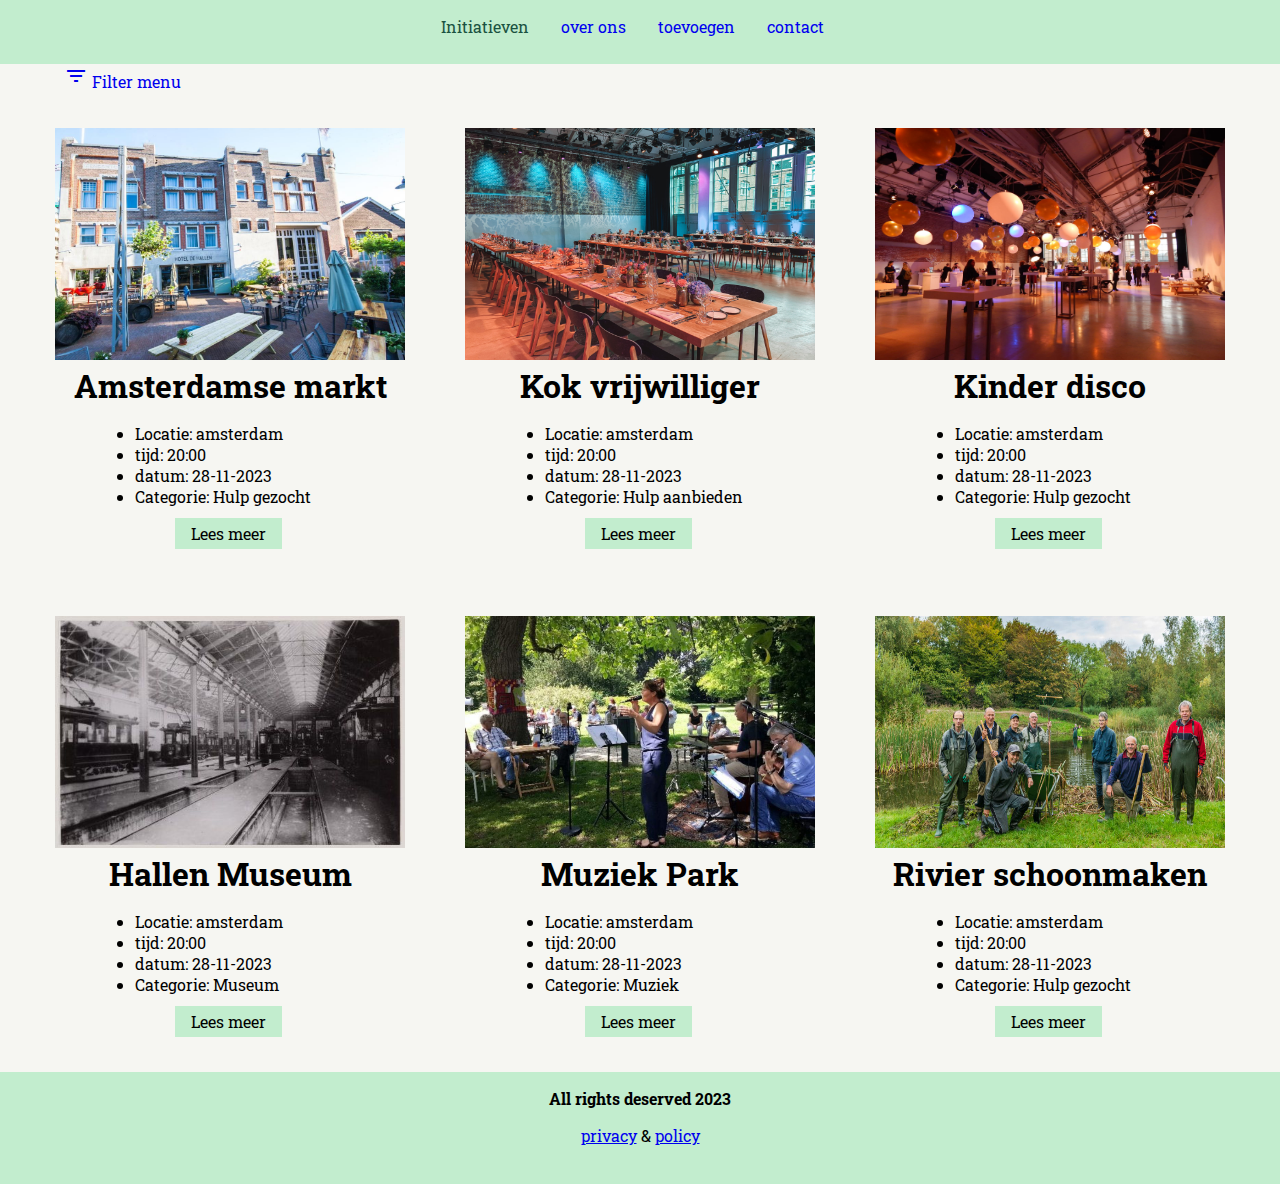
<file: index.html>
<!DOCTYPE html>
<html lang="en">
<head>
    <meta charset="UTF-8">
    <meta name="viewport" content="width=device-width, initial-scale=1.0">
    <title>Eventplaats</title>
    <link rel="stylesheet" href="./styles/styles.css">
    <link rel="preconnect" href="https://fonts.googleapis.com">
    <link rel="preconnect" href="https://fonts.gstatic.com" crossorigin>
    <link href="https://fonts.googleapis.com/css2?family=Gabarito&family=Roboto+Slab:wght@300&family=Roboto:wght@300&display=swap" rel="stylesheet">
    <link href="https://fonts.googleapis.com/css2?family=Gabarito&family=Roboto+Slab:wght@300&family=Roboto:wght@300&display=swap" rel="stylesheet">
    <link rel="stylesheet" href="https://fonts.googleapis.com/css2?family=Material+Symbols+Outlined:opsz,wght,FILL,GRAD@20..48,100..700,0..1,-50..200" />
    <script src="./scripts/sidemenu.js" defer></script>
</head>
<body id="grid">
    <header>
        <div class="menu">
            <ul class="navmenu">
                <a href="" class="menu-item current">Initiatieven</a>
                <a href="moreabt.html" class="menu-item">over ons</a>
                <a href="add.html" class="menu-item">toevoegen</a>
                <a href="contact.html" class="menu-item">contact</a>
            </ul>
        </div>
    </header>
    <div class="subMenu">
        <a id="openMenu" href="#"><span class="material-symbols-outlined">
            filter_list 
            </span> Filter menu</a> 
    </div>
    <nav>
        <section class="filterMenu">
            <div id="sideMenu" class="sideMenu">
                <a class="closebtn material-symbols-outlined" id="closeMenu">close</a>
                <form>
                    <label><h3>Filters:</h3></label>
                    <p>Events(): <span><input type="checkbox" name="events" ></span></p>
                    <p>hulp gezocht(): <span><input type="checkbox" name="hulp-gezocht" ></span></p>
                    <p>hulp aanbieder(): <span><input type="checkbox" name="hulp-aanbieden" ></span></p>
                    <p>muziek(): <span><input type="checkbox" name="muziek" ></span></p>
                    <p>museum(): <span><input type="checkbox" name="museum" ></span></p>
                </form>
            </div>
        </section>
    </nav>
    <main class="flex-main">
        <article>
            <a href="view.html" class="imglink"><img class="images" src="./assets/de-hallen-buiten.jpg" alt="plaatje van test test test"></a>
            <div class="tekst"><h2>Amsterdamse markt</h2> <blockquote><ul><li>Locatie: amsterdam</li><li>tijd: 20:00</li><li>datum: 28-11-2023</li><li>Categorie: Hulp gezocht </li>
            </ul><a href="view.html" class="articleButton" name="articleButton">Lees meer</a></blockquote></div>
        </article>
        <article>
            <a href="view.html" class="imglink"><img class="images" src="./assets/eetzaal.jpg" alt="plaatje van test test test"></a>
            <div class="tekst"><h2>Kok vrijwilliger</h2> <blockquote><ul><li>Locatie: amsterdam</li><li>tijd: 20:00</li><li>datum: 28-11-2023</li><li>Categorie: Hulp aanbieden </li>
            </ul><a href="view.html" class="articleButton" name="articleButton">Lees meer</a></blockquote></div>
        </article>
        <article>
            <a href="view.html" class="imglink"><img class="images" src="./assets/hallen-studio.jpg" alt="plaatje van test test test"></a>
            <div class="tekst"><h2>Kinder disco</h2> <blockquote><ul><li>Locatie: amsterdam</li><li>tijd: 20:00</li><li>datum: 28-11-2023</li><li>Categorie: Hulp gezocht </li>
            </ul><a href="view.html" class="articleButton" name="articleButton">Lees meer</a></blockquote></div>
        </article>
        <article>
            <a href="view.html" class="imglink"><img class="images" src="./assets/old.jpg" alt="plaatje van test test test"></a>
            <div class="tekst"><h2>Hallen Museum</h2> <blockquote><ul><li>Locatie: amsterdam</li><li>tijd: 20:00</li><li>datum: 28-11-2023</li><li>Categorie: Museum </li>
            </ul><a href="view.html" class="articleButton" name="articleButton">Lees meer</a></blockquote></div>
        </article>
        <article>
            <a href="view.html" class="imglink"><img class="images" src="./assets/muziek-evenement.jpg" alt="plaatje van test test test"></a>
            <div class="tekst"> <h2>Muziek Park</h2> <blockquote><ul><li>Locatie: amsterdam</li><li>tijd: 20:00</li><li>datum: 28-11-2023</li><li>Categorie: Muziek </li>
            </ul><a href="view.html" class="articleButton" name="articleButton">Lees meer</a></blockquote></div>
        </article>
        <article>
            <a href="view.html" class="imglink"><img class="images" src="./assets/buiten.jpg" alt="plaatje van test test test"></a>
            <div class="tekst"><h2>Rivier schoonmaken</h2> <blockquote><ul><li>Locatie: amsterdam</li><li>tijd: 20:00</li><li>datum: 28-11-2023</li><li>Categorie: Hulp gezocht </li>
            </ul><a href="view.html" class="articleButton" name="articleButton">Lees meer</a></blockquote></div>
        </article>
        
        
    </main>
    <footer>
        <div class="footer-container">
            <p class="bold">All rights deserved 2023</p>
            <p><a href="#">privacy</a> & <a href="#">policy</a></p>
        </div>
    </footer>
</body>
</html>
</file>
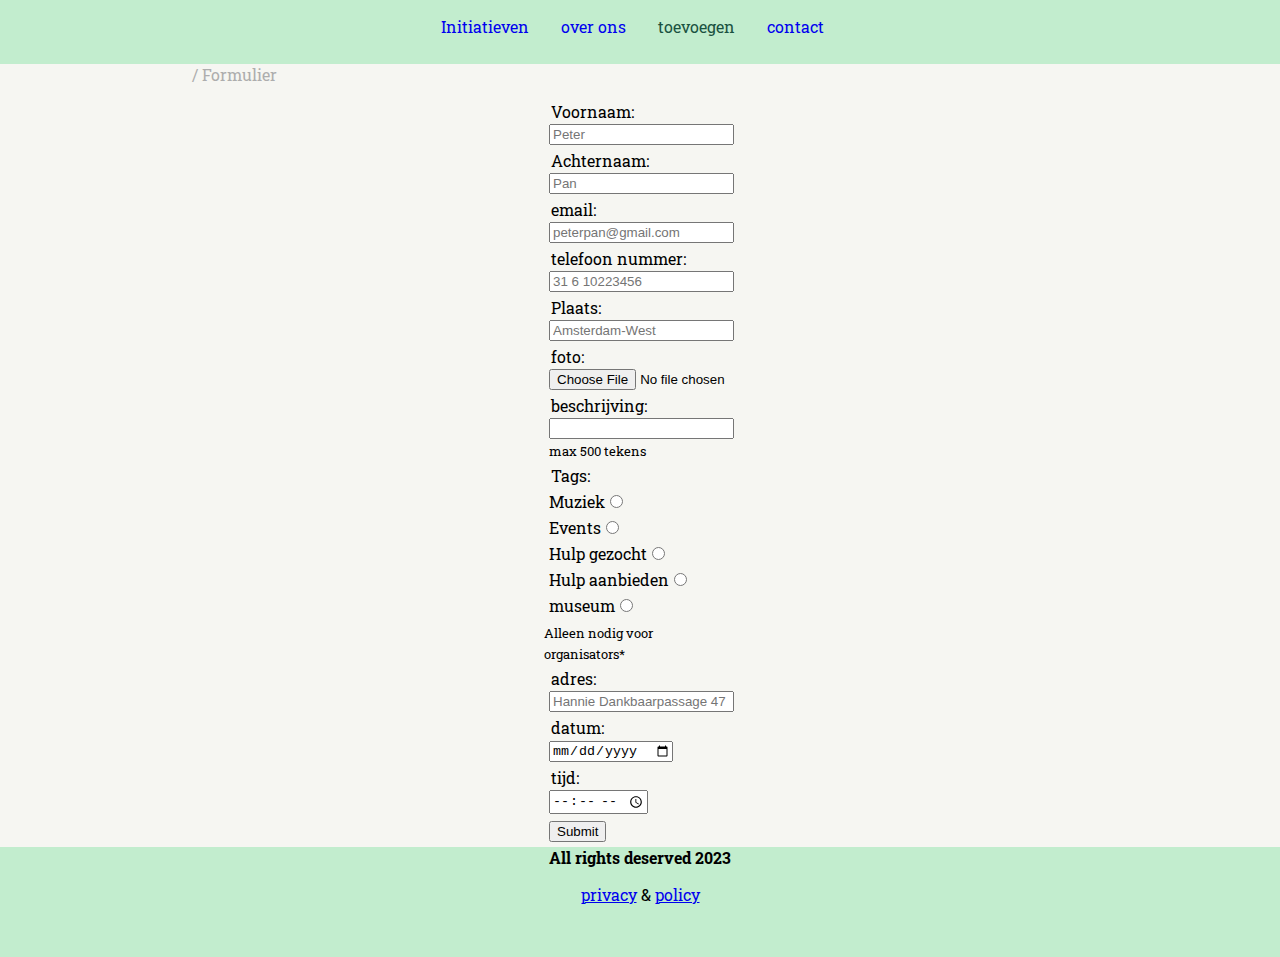
<file: add.html>
<!DOCTYPE html>
<html lang="en">
<head>
    <meta charset="UTF-8">
    <meta name="viewport" content="width=device-width, initial-scale=1.0">
    <title>Eventplaats</title>
    <link rel="stylesheet" href="./styles/styles.css">
    <link rel="preconnect" href="https://fonts.googleapis.com">
    <link rel="preconnect" href="https://fonts.gstatic.com" crossorigin>
    <link href="https://fonts.googleapis.com/css2?family=Gabarito&family=Roboto+Slab:wght@300&family=Roboto:wght@300&display=swap" rel="stylesheet">
    <link href="https://fonts.googleapis.com/css2?family=Gabarito&family=Roboto+Slab:wght@300&family=Roboto:wght@300&display=swap" rel="stylesheet">
    <link rel="stylesheet" href="https://fonts.googleapis.com/css2?family=Material+Symbols+Outlined:opsz,wght,FILL,GRAD@20..48,100..700,0..1,-50..200" />
    <script src="./scripts/js.js" defer></script>
</head>
<body id="grid">
    <header>
        <div class="menu">
            <ul class="navmenu">
                <a href="index.html" class="menu-item">Initiatieven</a>
                <a href="moreabt.html" class="menu-item">over ons</a>
                <a href="" class="menu-item current">toevoegen</a>
                <a href="contact.html" class="menu-item">contact</a>
            </ul>
        </div>
    </header>
    <div class="subMenu">
      <p class="breadCrumb">/ Formulier</p>
  </div>
    <main>
        <form>
            <p>
              <label for=""><legend> Voornaam: </legend>
                <input type="text" placeholder="Peter" required>
              </label>
            </p>
            <p>
              <label for=""><legend> Achternaam: </legend>
                <input type="text" placeholder="Pan" required>
              </label>
            </p>
            <p>
              <label for=""><legend> email: </legend>
                <input type="text" placeholder="peterpan@gmail.com" required>
              </label>
            </p>
            <p>
              <label for=""><legend> telefoon nummer: </legend>
                <input type="tel" placeholder="31 6 10223456" required>
              </label>
            </p>
            <p>
              <label for=""><legend> Plaats: </legend>
               <input type="text" placeholder="Amsterdam-West" required>
              </label>
            </p>
            <p>
              <label for=""><legend> foto: </legend>
               <input type="file" required>
              </label>
            </p>
            <p>
              <label for=""><legend> beschrijving: </legend>
              <input type="textarea" required>
              <small>max 500 tekens</small>
              </label>
            </p>
            <p>
              <label class="tag" for=""><legend> Tags: </legend></p>
                <p>Muziek<input type="radio" name="tags" value="muziek" required></p>
                <p>Events<input type="radio" name="tags" value="event" required></p>
                <p>Hulp gezocht<input type="radio" name="tags" value="hulp-gezocht" required></p>
                <p>Hulp aanbieden<input type="radio" name="tags" value="hulp-aanbieden" required></p>
                <p>museum<input type="radio" name="tags" value="museum" required></p>
              </label>
            </p>
            <small>Alleen nodig voor organisators*</small>
            <p>
              <label for=""><legend> adres: </legend>
              <input type="text" placeholder="Hannie Dankbaarpassage 47">
              </label>
            </p>
            <p>
              <label for=""><legend> datum: </legend>
                <input type="date">
              </label>
            </p>
            <p>
              <label for=""><legend> tijd: </legend>
                <input type="time">
              </label>
            </p>
            <p>
              <input type="submit" name="verstuur">
            </p>
        </form>
    </main>
    <footer>
        <b>All rights deserved 2023</b>
        <p><a href="#">privacy</a> & <a href="#">policy</a></p>
    </footer>
</body>
</html>
</file>
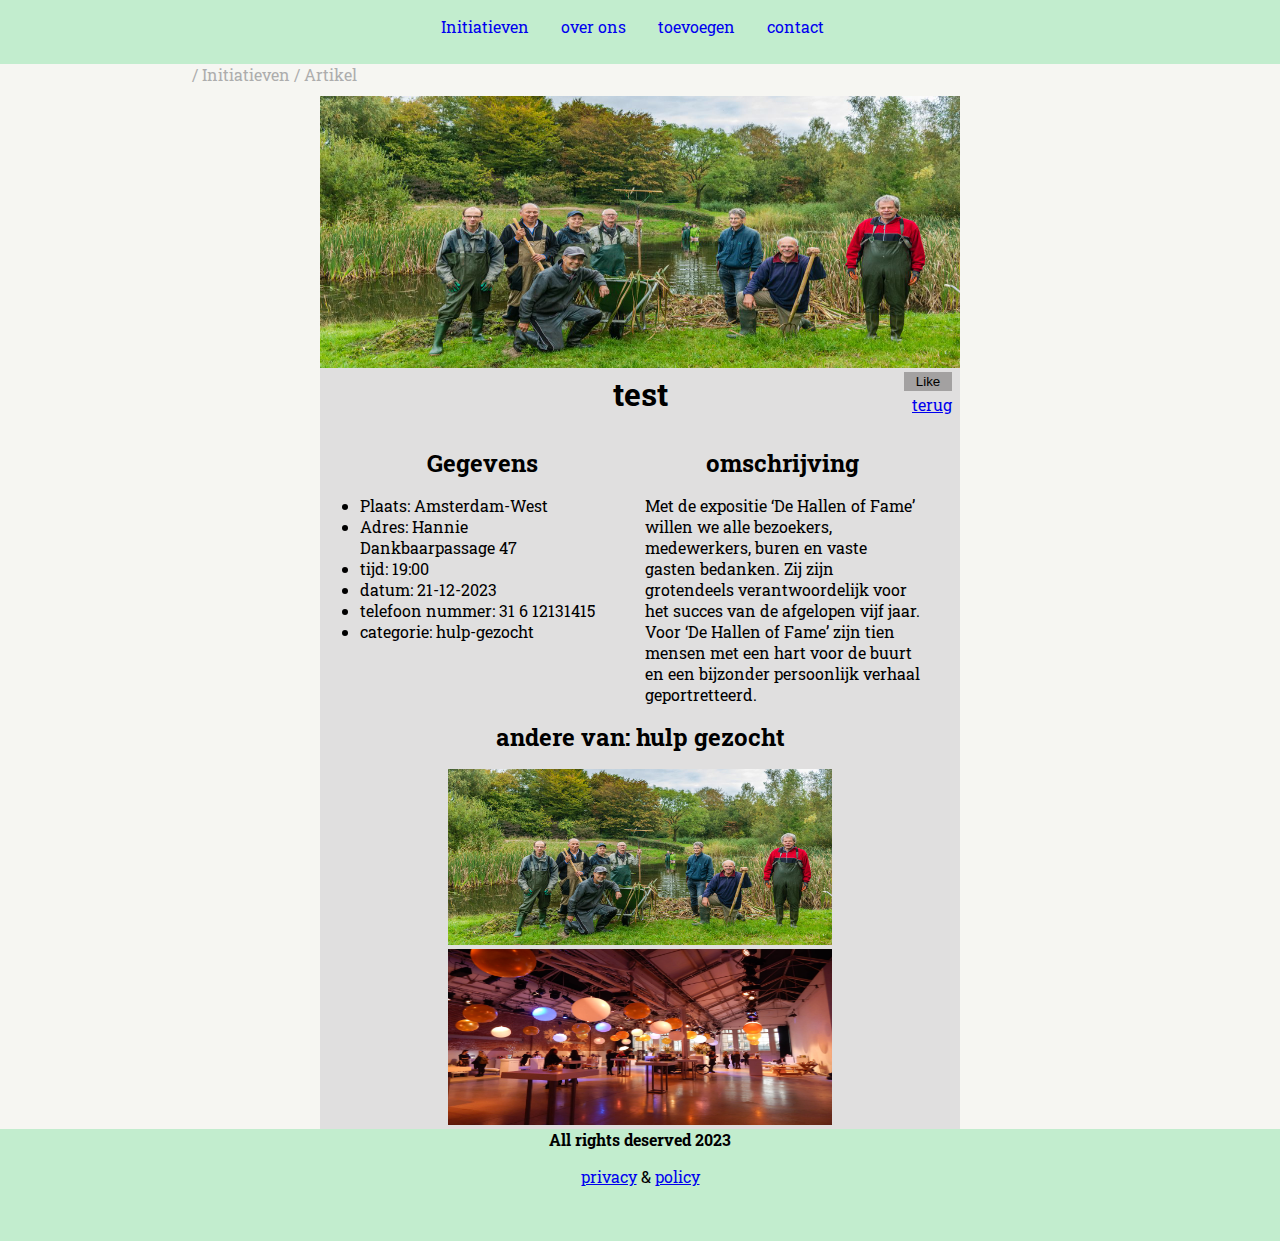
<file: view.html>
<!DOCTYPE html>
<html lang="en">
<head>
    <meta charset="UTF-8">
    <meta name="viewport" content="width=device-width, initial-scale=1.0">
    <title>Eventplaats</title>
    <link rel="stylesheet" href="./styles/styles.css">
    <link rel="preconnect" href="https://fonts.googleapis.com">
    <link rel="preconnect" href="https://fonts.gstatic.com" crossorigin>
    <link href="https://fonts.googleapis.com/css2?family=Gabarito&family=Roboto+Slab:wght@300&family=Roboto:wght@300&display=swap" rel="stylesheet">
    <link href="https://fonts.googleapis.com/css2?family=Gabarito&family=Roboto+Slab:wght@300&family=Roboto:wght@300&display=swap" rel="stylesheet">
    <link rel="stylesheet" href="https://fonts.googleapis.com/css2?family=Material+Symbols+Outlined:opsz,wght,FILL,GRAD@20..48,100..700,0..1,-50..200" />
    <script src="./scripts/likescript.js" defer></script>
</head>
<body id="grid">
    <header>
        <div class="menu">
            <ul class="navmenu">
                <a href="index.html" class="menu-item">Initiatieven</a>
                <a href="moreabt.html" class="menu-item">over ons</a>
                <a href="add.html" class="menu-item">toevoegen</a>
                <a href="contact.html" class="menu-item">contact</a>
            </ul>
        </div>
    </header>
    <div class="subMenu">
        <p class="breadCrumb">/ <a href="index.html">Initiatieven</a> / Artikel</p>
    </div>
    <main class="view-flex">
        <div class="card-info">
            <div class="bg-img">
                <img src="./assets/buiten.jpg" alt="test foto testtesttest">
            </div>
            <div class="upper-button">
            <h2>test</h2>
            <button class="like" id="likebtn">Like</button>
            <a href="index.html" class="back" >terug</a>
            </div>
            <div class="stats">
                <ul class="tags-stats">
                    <h3>Gegevens</h3>
                    <li>Plaats: Amsterdam-West</li>
                    <li>Adres: Hannie Dankbaarpassage 47</li>
                    <li>tijd: 19:00</li>
                    <li>datum: 21-12-2023</li>
                    <li>telefoon nummer: 31 6 12131415</li>
                    <li>categorie: hulp-gezocht</li>
                </ul>
                <blockquote class="opmerking"><h3>omschrijving</h3>Met de expositie ‘De Hallen of Fame’ willen we alle bezoekers, medewerkers, buren en vaste gasten bedanken. Zij zijn grotendeels verantwoordelijk voor het succes van de afgelopen vijf jaar. Voor ‘De Hallen of Fame’ zijn tien mensen met een hart voor de buurt en een bijzonder persoonlijk verhaal geportretteerd.</blockquote>
        </div>
        <div class="gerelanteerd">
            <h3>andere van: hulp gezocht</h3>
            <div class="alsoImg">
                <a><img src="./assets/buiten.jpg" alt="gerelanteerde article link"></a>
            </div>
            <div class="alsoImg">
                <a href="#"><img src="./assets/hallen-studio.jpg" alt="gerelanteerde article link"></a>
            </div>
        </div>
    </main>
    <footer>
        <b>All rights deserved 2023</b>
        <p><a href="#">privacy</a> & <a href="#">policy</a></p>
    </footer>
</body>
</html>
</file>
<file: styles/styles.css>
*{
  /* kleur tekst */
  --main-color: #000;
  --secondary-color: #dbd8d8;
  --current-menu: rgb(26, 82, 65);
  --breadcrumb: rgb(173, 173, 173);

  /* achtergrond kleuren */
  --footer-header-nav-color: #c2edce;
  --main-bg-color: #f6f6f2;
  --button-hover: #388087;

  /*kleur hartje*/
  --inactive-like: #a3a1a1 ;
  --active-like: rgb(216, 90, 90);

  /* linkjes */
  --decoratie-uit: none;
  --decoratie-line: underline;

  /* positions */
  --margin-centered: 0 auto;
  --text-center: center;
}
/* basis styling */
body{
  overflow-x: hidden;
  font-family: 'Gabarito', sans-serif;
  font-family: 'Roboto', sans-serif;
  font-family: 'Roboto Slab', serif;
  overflow-y: auto;
  min-height: 100vh;
  margin: 0;
}

h1,h2,h3{
  text-align: var(--text-center);
  margin: var(--margin-centered);
  margin-bottom: 1rem;
}

h1{
 font-size: 2.5rem ;
}

h2{
  font-size: 2rem;
}

h3{
  font-size: 1.5rem;
}
.bold{
  font-weight: bold;
}


.material-symbols-outlined {
  font-variation-settings:
  'FILL' 0,
  'wght' 400,
  'GRAD' 0,
  'opsz' 24
}

#grid{
  display: grid;
  grid-template-columns: 1fr 4fr;
  grid-template-rows:4em 2em 6fr 4em;
  grid-template-areas: 
    "h h"
    "n n"
    "m m"
    "f f"; 
}
header{
  grid-area: h;
  background: var(--footer-header-nav-color) ;
}

nav{
  position: fixed;
  top: 1rem;
  left: 0.5rem;
}
.subMenu{
  grid-area: n;
  background: var(--main-bg-color);
  justify-content: space-between;
}
main{
  grid-area: m;
  background: var(--main-bg-color);
}
footer{
  grid-area: f;
  background: var(--footer-header-nav-color);
  text-align: var(--text-center);
  margin-top: auto;
  height: 7rem;
}

.footer-container{
  margin-top: auto;
}

/* nav menu */
.breadCrumb{
  margin-top: var(--margin-centered);
  margin-left: 15vw;
  margin-right: 15vw;
  height: 2em;
  color: var(--breadcrumb);
}
.breadCrumb a{
  color: var(--breadcrumb);
  text-decoration: var(--decoratie-uit);
}
.breadCrumb a:hover{
  text-decoration: var(--decoratie-line);
}
.menu-item{
  margin: 0 1em 0 0;
  vertical-align: middle;
  text-decoration: var(--decoratie-uit);
  
}
.menu-item:hover{
  text-decoration: var(--decoratie-line);
}

.navmenu{
  padding-left: 1em;
  display: flex;
  flex-direction: row;
  justify-content: center;
  list-style: var(--decoratie-uit);
}

.current{
  color: var(--current-menu);
}

/* filter menu */

.sideMenu {
  height: 100%;
  width: 0;
  position: fixed;
  z-index: 1;
  top: 0;
  left: 0;
  overflow-x: hidden;
  transition: 0.7s;
  padding-top: 1.3em;
  background: var(--footer-header-nav-color);

  & form{
    margin-left: 1rem;

    & p{
      margin: 0.5em 0 0 0;
    }
  }
}
.sideMenu a {
  padding: 0.5em 1em 0.5em 1em;
  text-decoration: var(--decoratie-uit);
  font-size: 0.8em;
  display: block;
  transition: 0.3s; 
}
/* .sidePrompt{
  position: absolute;
  margin: var(--margin-centered);
  right: 88%;
  animation-delay: 0.7s initial inherit;
} */
#closeMenu{
  cursor: pointer;
}
#openMenu{
  margin-left: 5vw;
  text-decoration: var(--decoratie-uit);
}
/* articles telefoon */
.menubtn{
  font-size:1.9em;
  cursor:pointer;
  display:block;
  margin: 3% 5%;
}
a.imglink {
  margin: auto;
}

article{
  display: flex;
  flex-direction: column;
  max-width: 500px;
  margin-bottom: 1.5rem;
  margin-top: 2em;
  transition: 0.3s;
}
article:hover{
  box-shadow: 0.5em 0.5em 0.5em 0.5em rgba(199, 198, 198, 0.596);
  transition: 0.5s;
}

.articleButton{
  margin: 5em;
  padding: 0.3em 1em 0.3em 1em;
  background: var(--footer-header-nav-color);
  color: var(--main-color);
  transition: 0.2s;
  text-decoration: var(--decoratie-uit);
}
.articleButton:hover{
 color: var(--main-bg-color);
 background: var(--button-hover);
 text-decoration: var(--decoratie-line);
 transition: 0.4s;
}

.images{
  height: 14.5rem;
  margin: 0 auto;
  width: 80vw;
  max-width: 400px;
}


.about-us{
  margin: var(--margin-centered);
  max-width: 80vw;
  line-height: 1.5rem;
}

form{
  margin: var(--margin-centered);
  width: 45vw;

  & p{
    margin: 5px;
  }
}
.map{
  margin: var(--margin-centered);
  width: 300px;
  height: 450px;
  margin: auto;
}

.card-info{
  width: 100vw;
  position: relative;
  background: rgb(224, 223, 223);
  margin-top: 1rem ;

  & img{
    width: 100vw;
    height: 17rem;
  }
  & .stats{
    display: flex;
  }

  & .upper-button{
    position: relative;
  }
  & .like{
    position: absolute;
    top: 0;
    right: 0.5rem;
    border: solid 1px rgba(0, 0, 0, 0);
    width: 3rem;
    text-align: var(--text-center);
    background: var(--inactive-like);
    transition: 1s;
    cursor: pointer;
  }
  & .back{
    position: absolute;
    bottom: 0;
    right: 0.5rem;
  }
  & .changeBtn{
    background: var(--active-like);
    transition: 1s;
  }
}
.gerelanteerd{
  margin: var(--margin-centered);
  width: 100%;
}
.alsoImg{
  margin: var(--margin-centered);
    & img{
    width: 100%;
    height: 11rem;
    }
}

 /* laptop style */
@media only screen and (min-width: 510px) {
  .flex-main{
    display: flex;
    flex-direction: row;
    flex-wrap: wrap;
    justify-content: space-evenly;
    overflow: hidden;
  }
  article{
    display: table-cell;
    margin-left: 5px;
    margin-right: 5px;
  }
  .card-info{
    max-width: 80%;
    margin: var(--margin-centered);
    /* margin-top: 1rem ; */

    & img{
      width: 100%;
    }
    & .tags-stats{
      width: 80%;
    }
  }
  .alsoImg{
    margin: var(--margin-centered);
      & img{
      width: 100%;
      height: 11rem;
      }
  }
  .gerelanteerd{
    margin: var(--margin-centered);
    width: 30vw;
  }
  .sideMenu{
    max-width: 30vw;
  }
  .images{
    max-width: 350px;
  }
  .menu-item{
    margin: 0 2em 0 0;
  }
  .about-us{
    max-width: 60vw;
  }
  form{
    width: 15vw;
  }
  .info{
    display: grid;
    height: 20vh;
    margin-top: 10%;
  }
  .opmerking{
    width: 90%;
  }
}
/* netjes formaat voor de articles */
@media only screen and (min-width: 710px){
  .view-flex{
    display: flex;
    flex-direction: row;
    flex-wrap: wrap;
    justify-content: center;
    overflow: hidden;
  }
  .card-info{
    width: 50%;
  }
}
/* max breedte filter menu */
@media only screen and (min-width: 865px) {
  .sideMenu{
    max-width: 20vw;
  }
}

@media only screen and (min-width: 1120px) {
  .sideMenu{
    max-width: 15vw;
  }
}

/*js animaties*/
</file>
